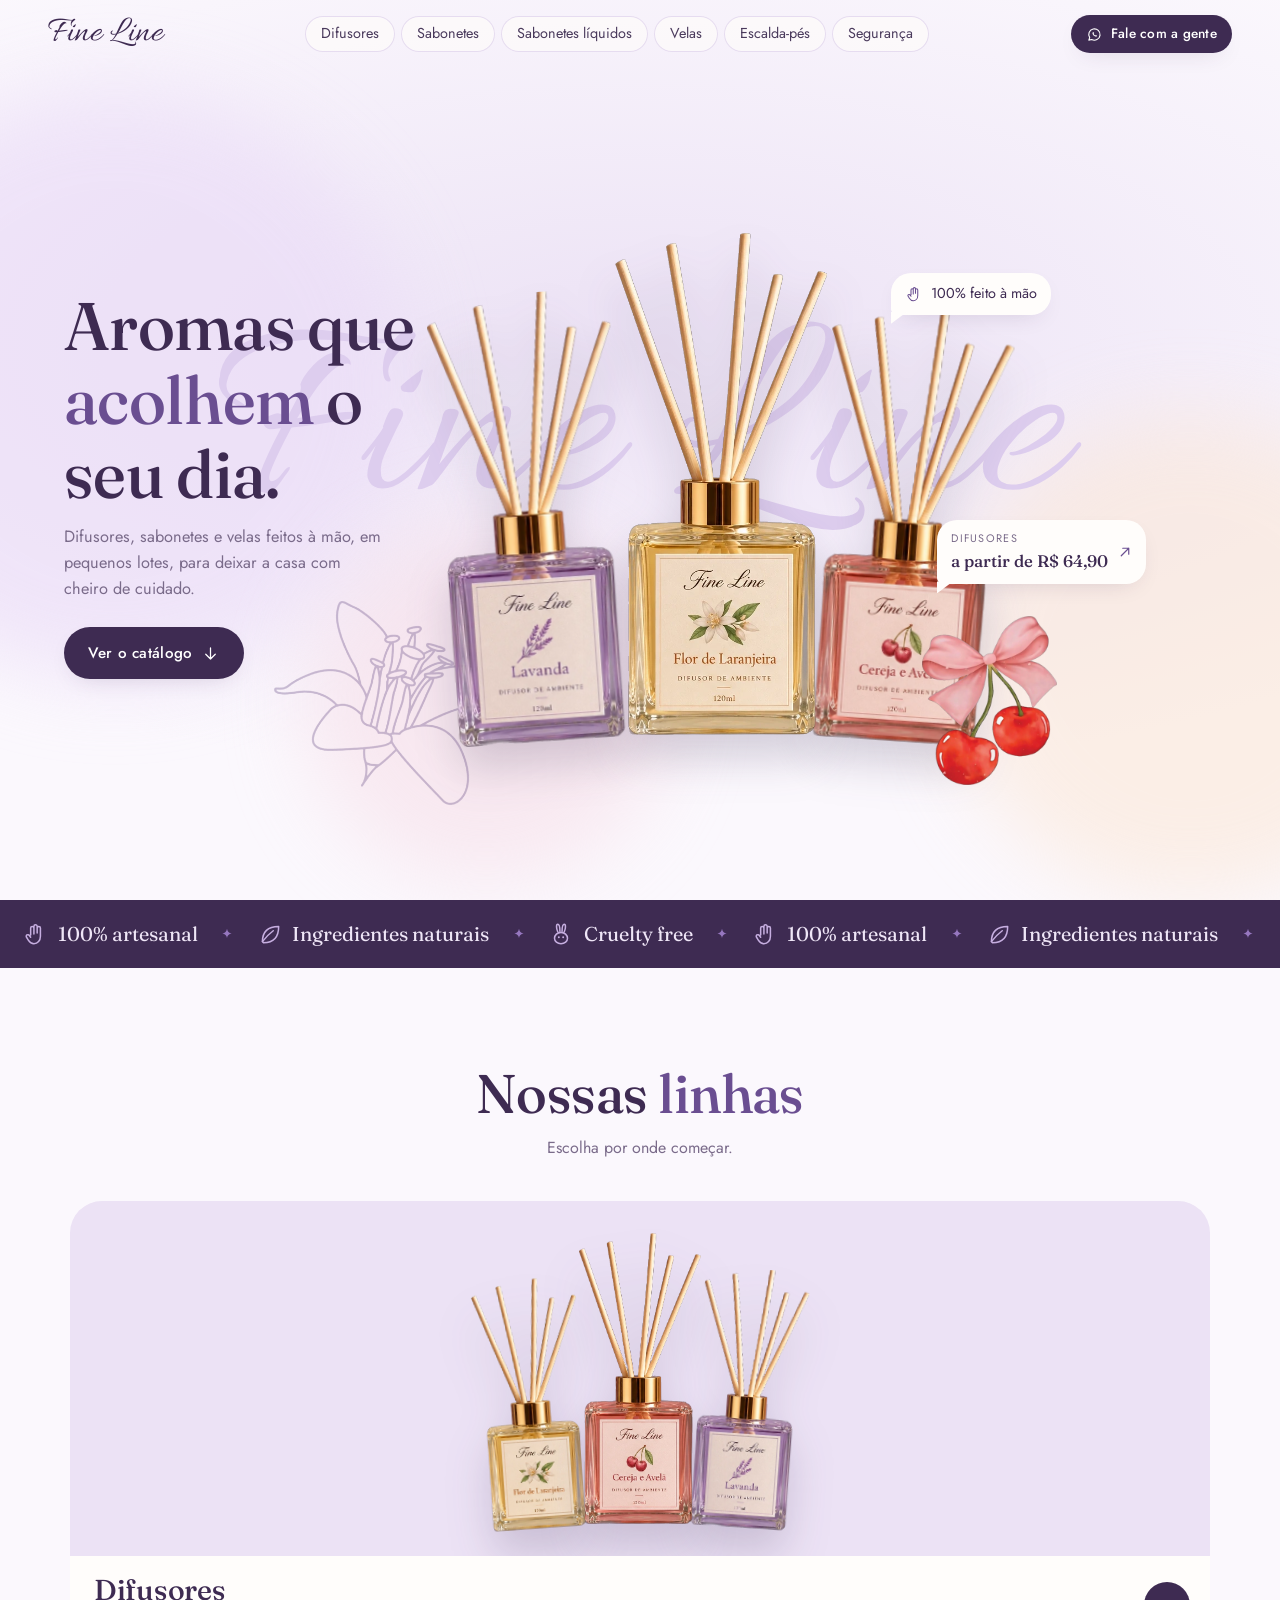
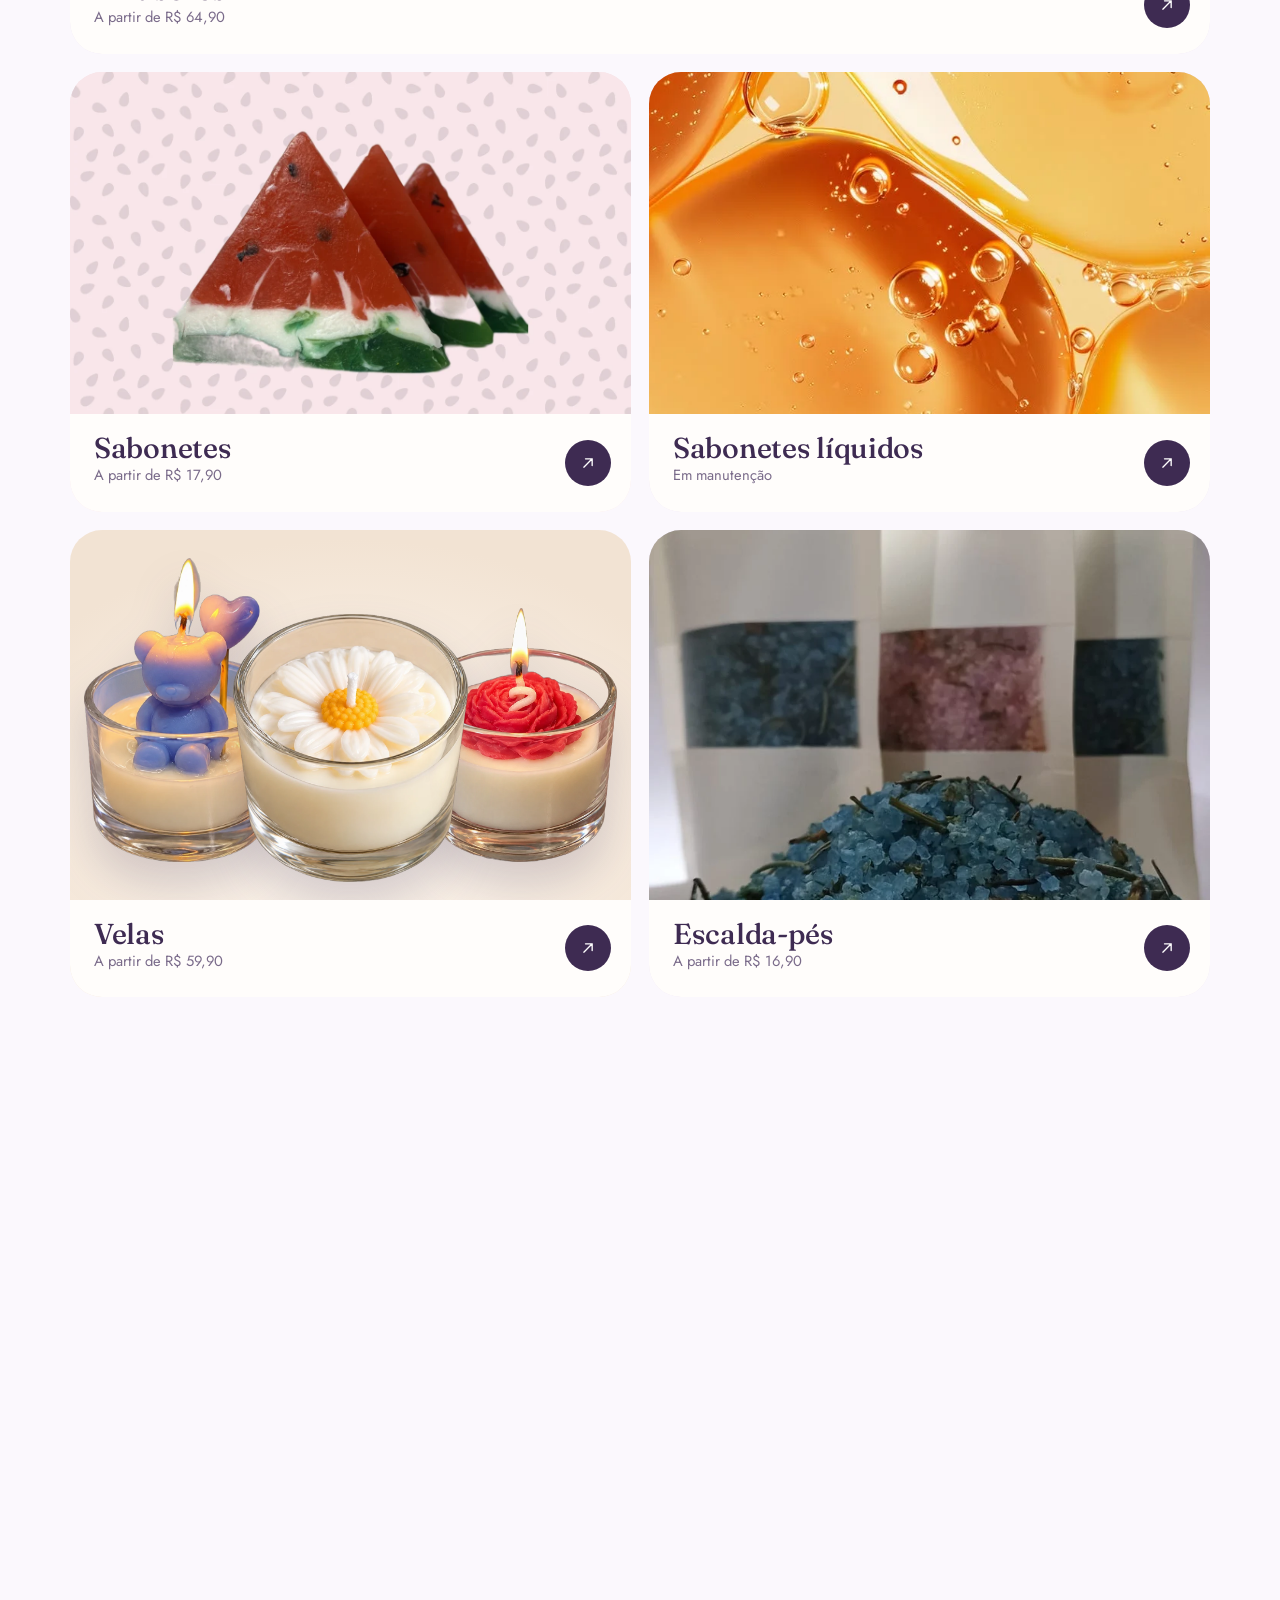
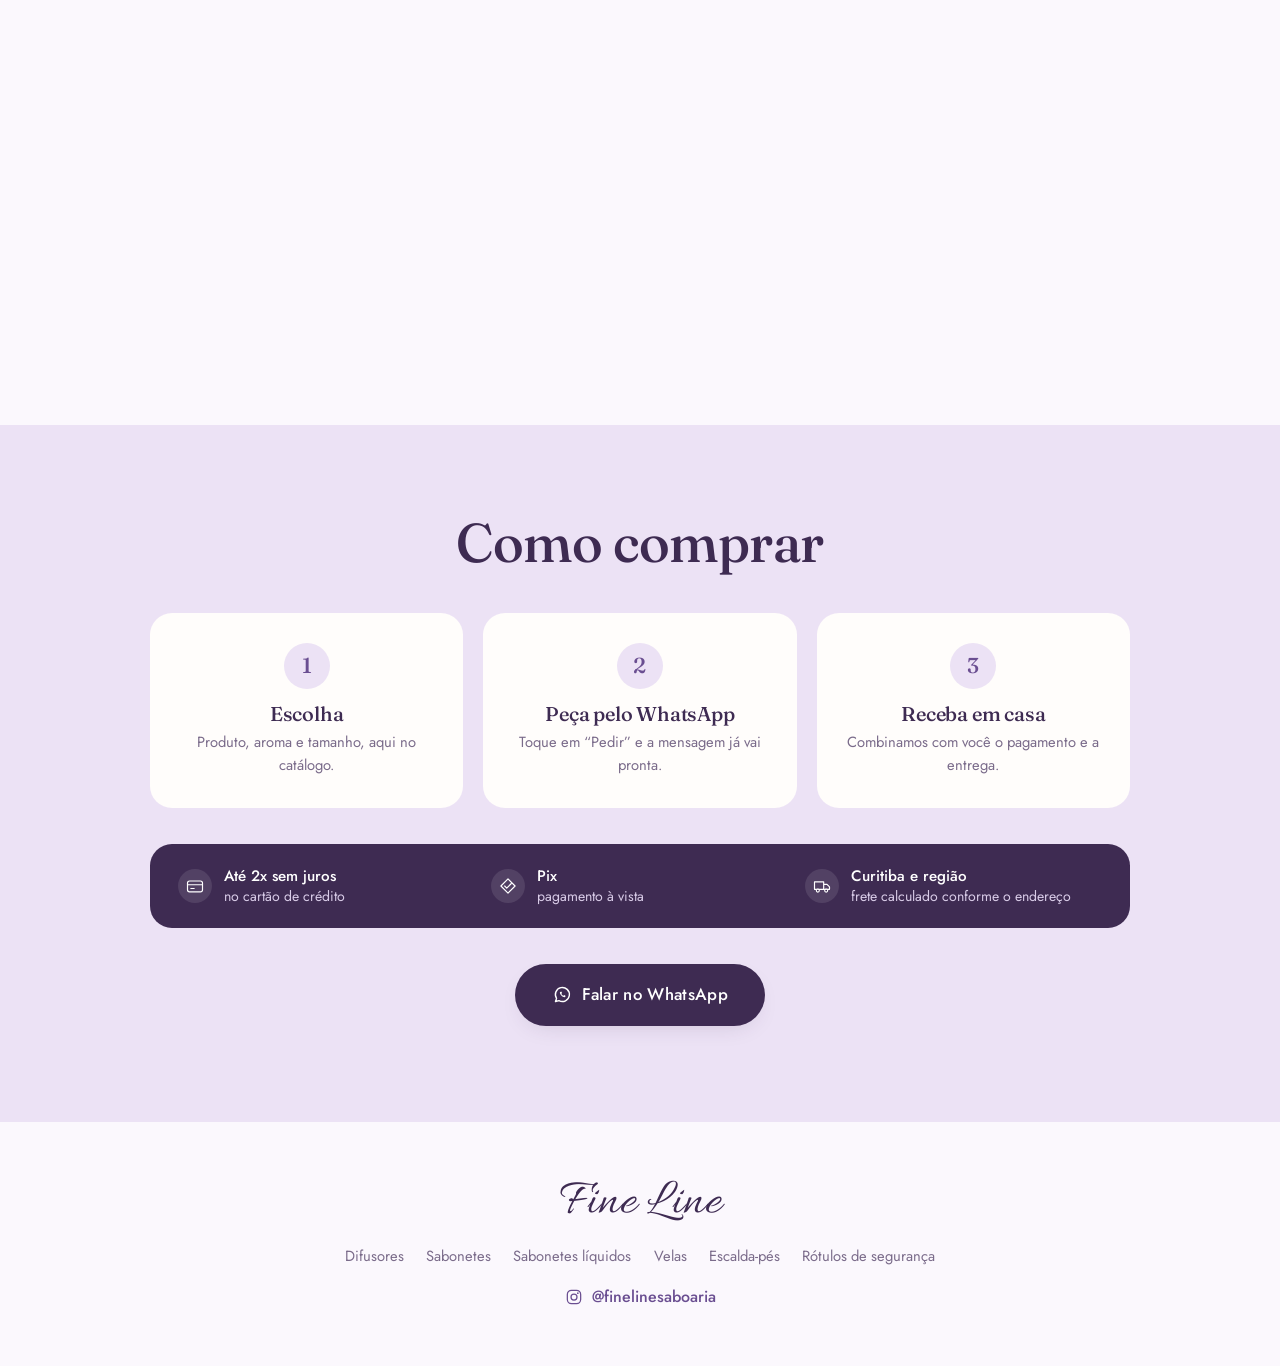
<file: index.html>
<!doctype html>
<html lang="pt-BR">
<head>
  <meta charset="utf-8">
  <meta name="viewport" content="width=device-width, initial-scale=1">
  <title>Fine Line · Catálogo</title>
  <meta name="description" content="Catálogo Fine Line: difusores, sabonetes e velas feitos à mão.">
  <meta name="theme-color" content="#F5EFFA">
  <link rel="preconnect" href="https://fonts.googleapis.com">
  <link rel="preconnect" href="https://fonts.gstatic.com" crossorigin>
  <link href="https://fonts.googleapis.com/css2?family=Allura&family=Fraunces:opsz,wght@9..144,400;9..144,500;9..144,600&family=Jost:wght@300;400;500&display=swap" rel="stylesheet">
  <link rel="stylesheet" href="styles.css">
</head>
<body data-pagina="inicio">

  <svg class="fio" aria-hidden="true"><path id="fio-path" /></svg>

  <main>
    <!-- ABERTURA -->
    <section class="hero" id="inicio">
      <div class="hero__bolhas" aria-hidden="true"><span></span><span></span><span></span></div>
      <p class="hero__palavra" aria-hidden="true" data-parallax="0.18"><span>Fine</span> <span>Line</span></p>

      <div class="hero__palco">
        <div class="trio" data-parallax="-0.05">
          <img src="assets/img/difusor-lavanda.webp" alt="Difusor Fine Line Lavanda" width="367" height="903">
          <img src="assets/img/difusor-laranjeira.webp" alt="Difusor Fine Line Flor de Laranjeira" width="384" height="910">
          <img src="assets/img/difusor-cereja.webp" alt="Difusor Fine Line Cereja e Avelã" width="381" height="908">
        </div>
        <img class="hero__elemento hero__elemento--traco" src="assets/img/elementos/flor-traco-escura.webp" alt="" aria-hidden="true" data-parallax="-0.1">
        <img class="hero__elemento hero__elemento--cereja" src="assets/img/elementos/cereja-laco.webp" alt="" aria-hidden="true" data-parallax="-0.12">

        <div class="hero__etiqueta hero__etiqueta--a">
          <svg class="ico"><use href="#i-mao"/></svg> 100% feito à mão
        </div>
        <a class="hero__etiqueta hero__etiqueta--b" href="categoria.html?c=difusores">
          <span>Difusores</span>
          <strong>a partir de R$ 64,90</strong>
          <svg class="ico"><use href="#i-seta"/></svg>
        </a>
      </div>

      <div class="hero__texto">
        <h1>Aromas que <span class="destaque">acolhem</span> o seu dia.</h1>
        <p class="hero__lead">Difusores, sabonetes e velas feitos à mão, em pequenos lotes, para deixar a casa com cheiro de cuidado.</p>
        <a class="botao" href="#linhas">Ver o catálogo <svg class="ico"><use href="#i-seta-baixo"/></svg></a>
      </div>
    </section>

    <!-- SELOS EM MOVIMENTO -->
    <section class="selos" aria-label="Nossos compromissos" id="selos"></section>

    <!-- LINHAS -->
    <section class="secao" id="linhas">
      <div class="secao__cabeca revelar">
        <h2>Nossas <span class="destaque">linhas</span></h2>
        <p>Escolha por onde começar.</p>
      </div>
      <div class="linhas" id="linhas-grade"></div>
    </section>

    <!-- AROMAS -->
    <section class="secao secao--larga" id="aromas">
      <div class="secao__cabeca revelar">
        <h2>Três aromas <span class="destaque">para a casa</span></h2>
        <p>Cada fragrância tem sua cor, seu clima e seu cantinho preferido.</p>
      </div>
      <div class="aromas" id="aromas-grade"></div>
    </section>

    <!-- COMO COMPRAR -->
    <section class="comprar" id="comprar"></section>
  </main>

  <script src="dados.js"></script>
  <script src="app.js"></script>
</body>
</html>
</file>
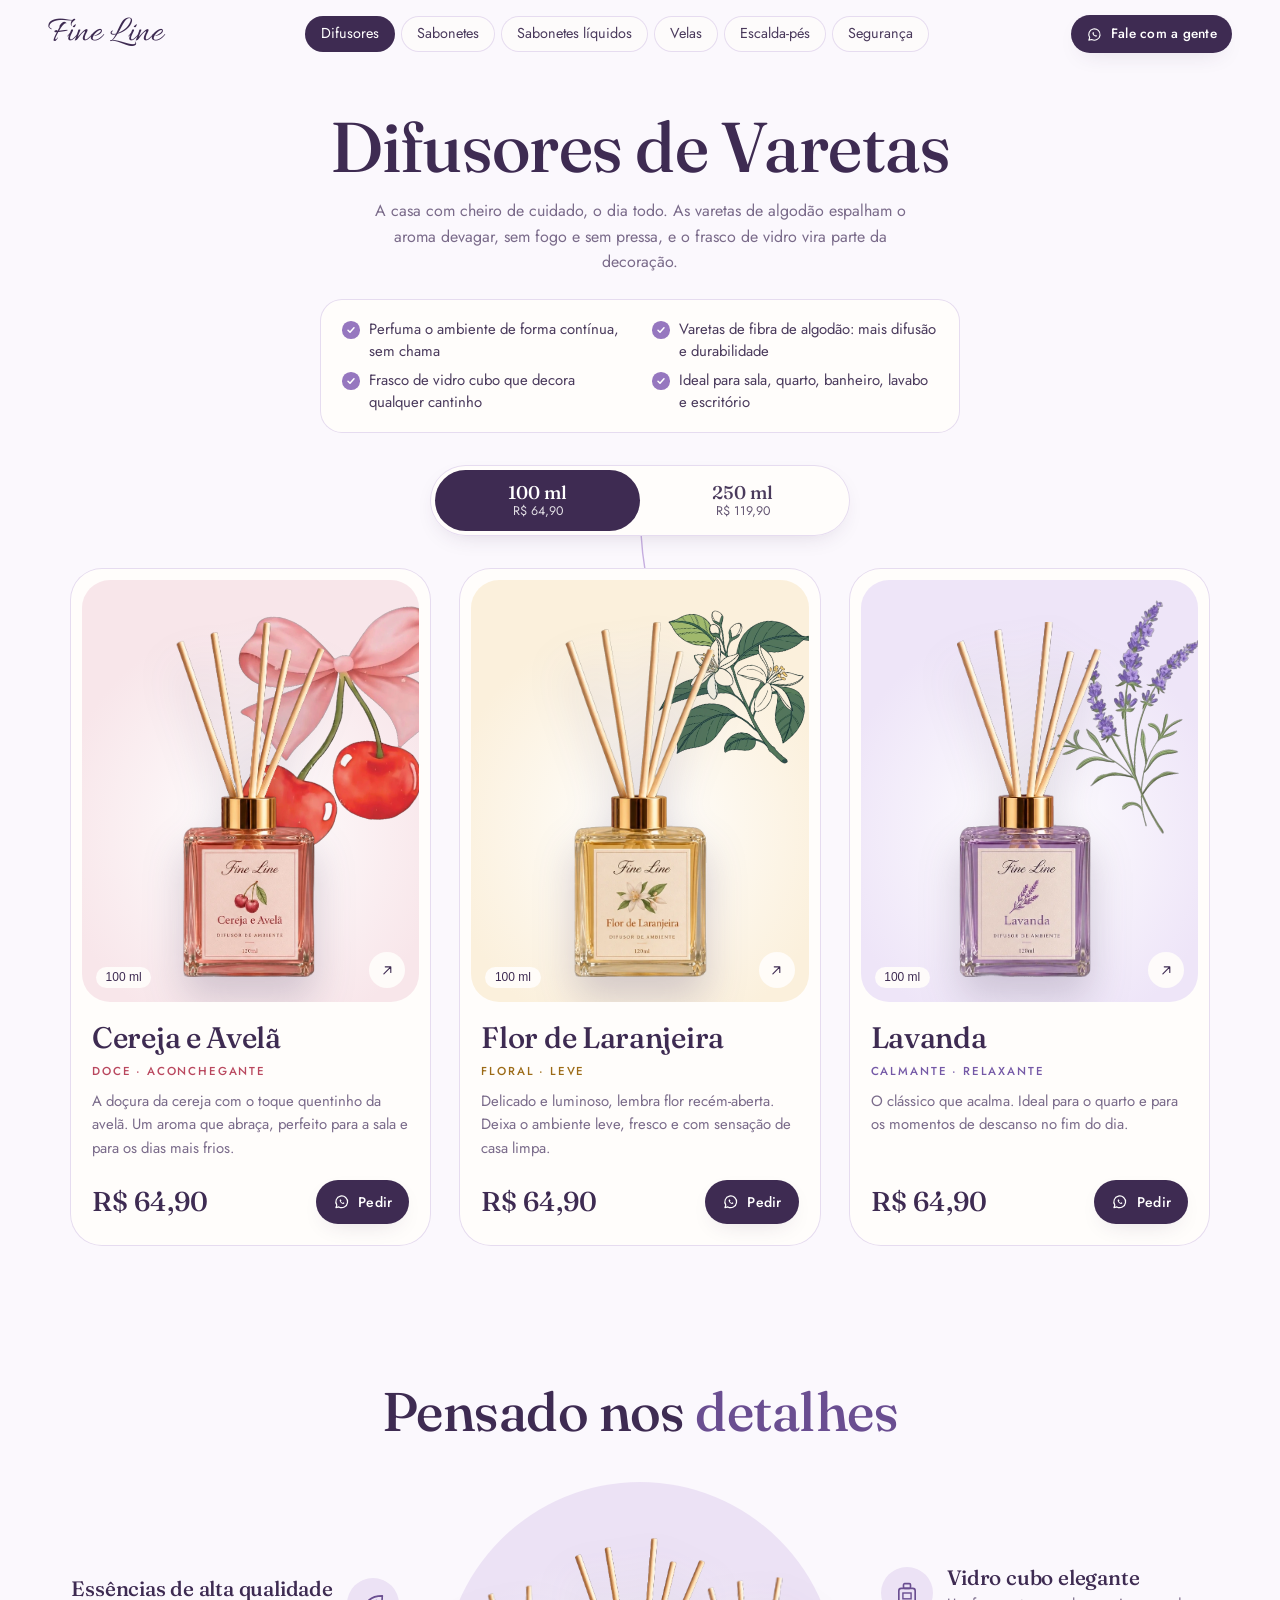
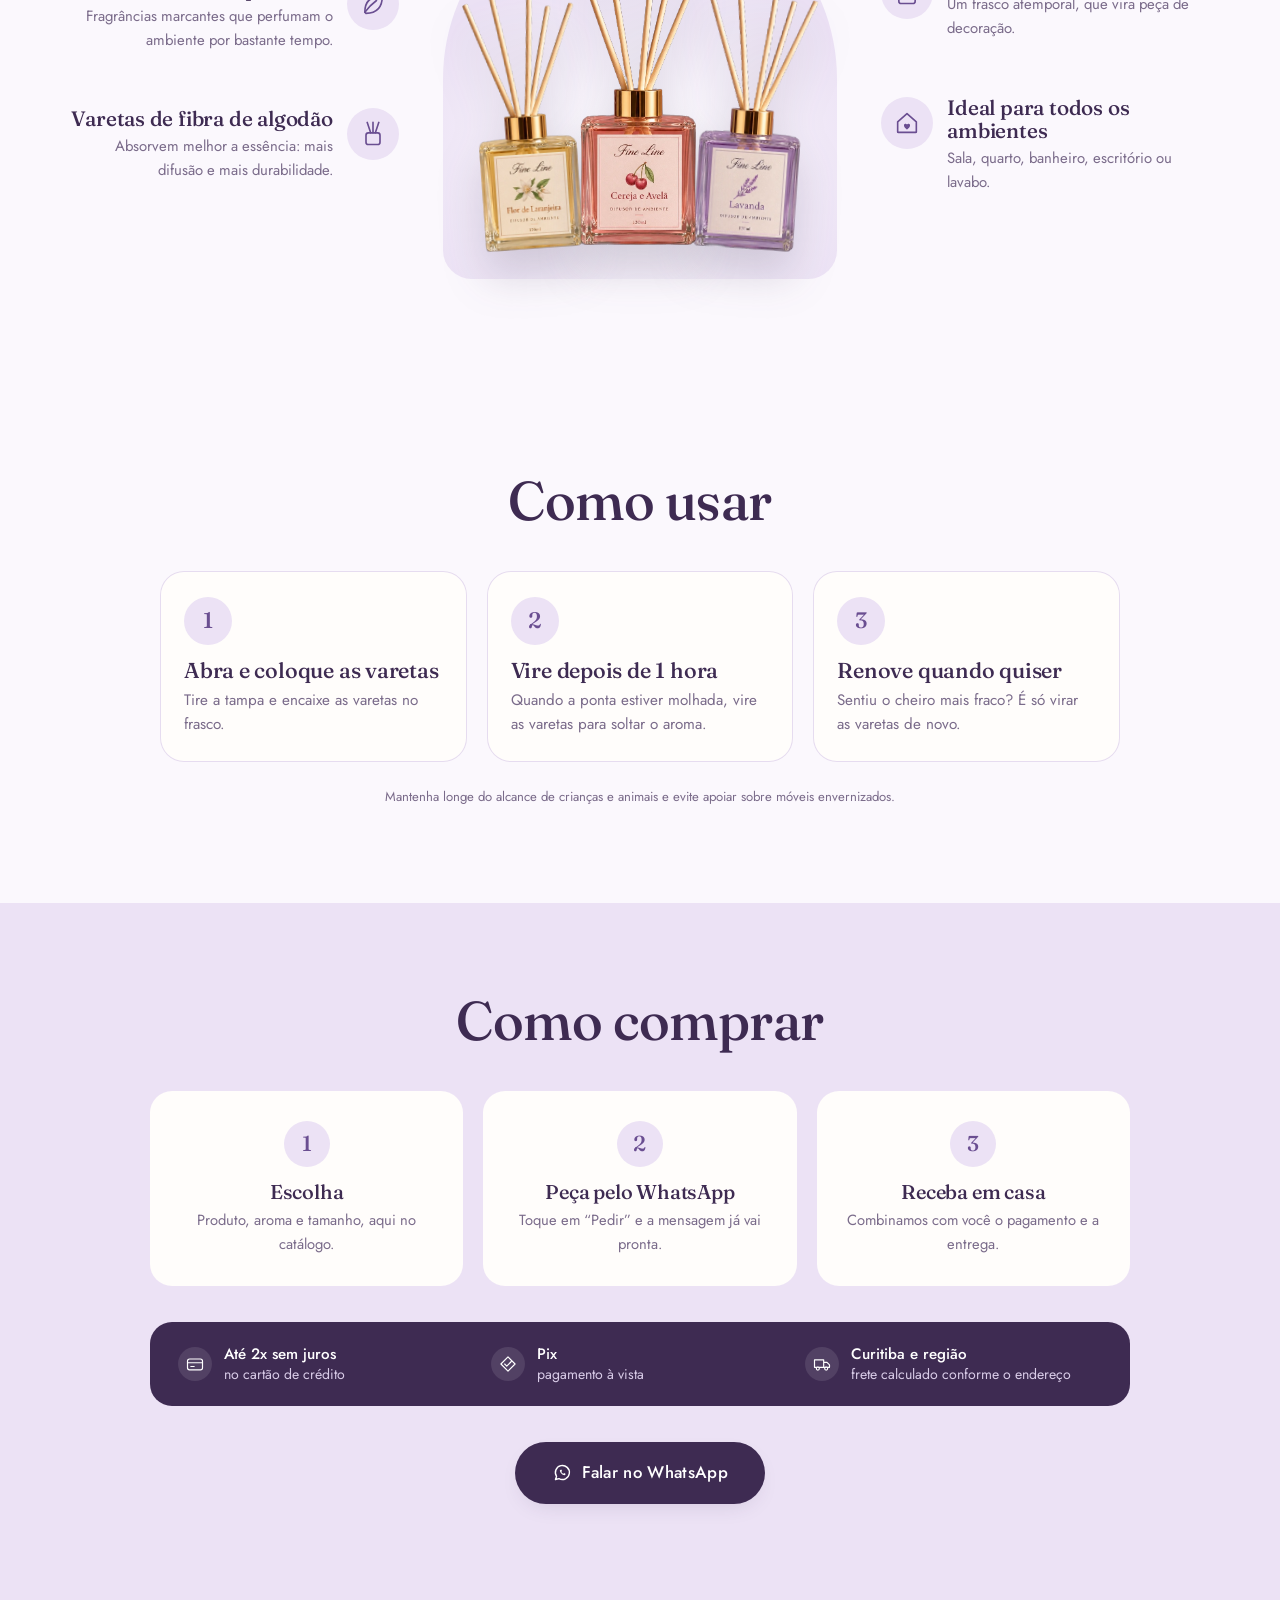
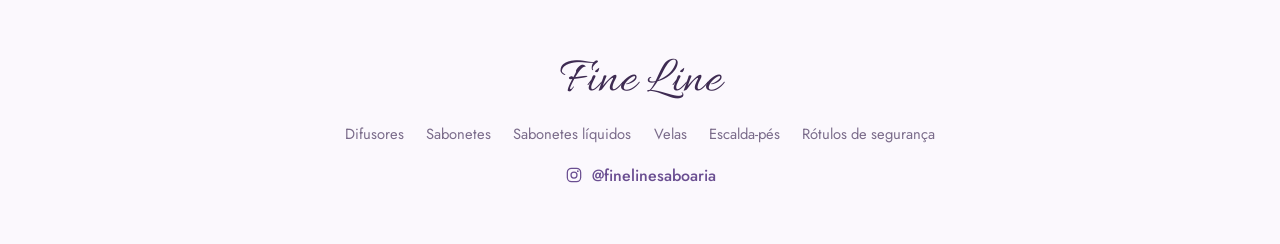
<file: categoria.html>
<!doctype html>
<html lang="pt-BR">
<head>
  <meta charset="utf-8">
  <meta name="viewport" content="width=device-width, initial-scale=1">
  <title>Fine Line · Catálogo</title>
  <meta name="theme-color" content="#F5EFFA">
  <link rel="preconnect" href="https://fonts.googleapis.com">
  <link rel="preconnect" href="https://fonts.gstatic.com" crossorigin>
  <link href="https://fonts.googleapis.com/css2?family=Allura&family=Fraunces:opsz,wght@9..144,400;9..144,500;9..144,600&family=Jost:wght@300;400;500&display=swap" rel="stylesheet">
  <link rel="stylesheet" href="styles.css">
</head>
<body data-pagina="categoria">

  <svg class="fio" aria-hidden="true"><path id="fio-path" /></svg>

  <main>
    <section class="cat-topo">
      <nav class="abas" aria-label="Categorias" id="abas"></nav>
      <h1 id="cat-titulo"></h1>
      <p id="cat-resumo"></p>
      <ul class="beneficios beneficios--topo" id="cat-beneficios" hidden></ul>
      <div class="tamanhos" role="radiogroup" aria-label="Tamanho" id="seletor-tamanho"></div>
    </section>

    <section class="secao secao--produtos">
      <div class="grade-produtos" id="grade-produtos"></div>
    </section>

    <section class="detalhes" id="detalhes" hidden>
      <div class="secao__cabeca revelar">
        <h2>Pensado nos <span class="destaque">detalhes</span></h2>
      </div>
      <div class="detalhes__corpo">
        <ul class="detalhes__lista detalhes__lista--esq"></ul>
        <div class="detalhes__vitrine revelar">
          <div class="trio" id="detalhes-trio"></div>
        </div>
        <ul class="detalhes__lista detalhes__lista--dir"></ul>
      </div>
    </section>

    <section class="secao secao--estreita" id="como-usar" hidden>
      <div class="secao__cabeca revelar">
        <h2>Como usar</h2>
      </div>
      <ol class="passos" id="passos"></ol>
      <p class="aviso revelar" id="aviso"></p>
    </section>

    <section class="comprar" id="comprar"></section>
  </main>

  <script src="dados.js"></script>
  <script src="app.js"></script>
</body>
</html>
</file>
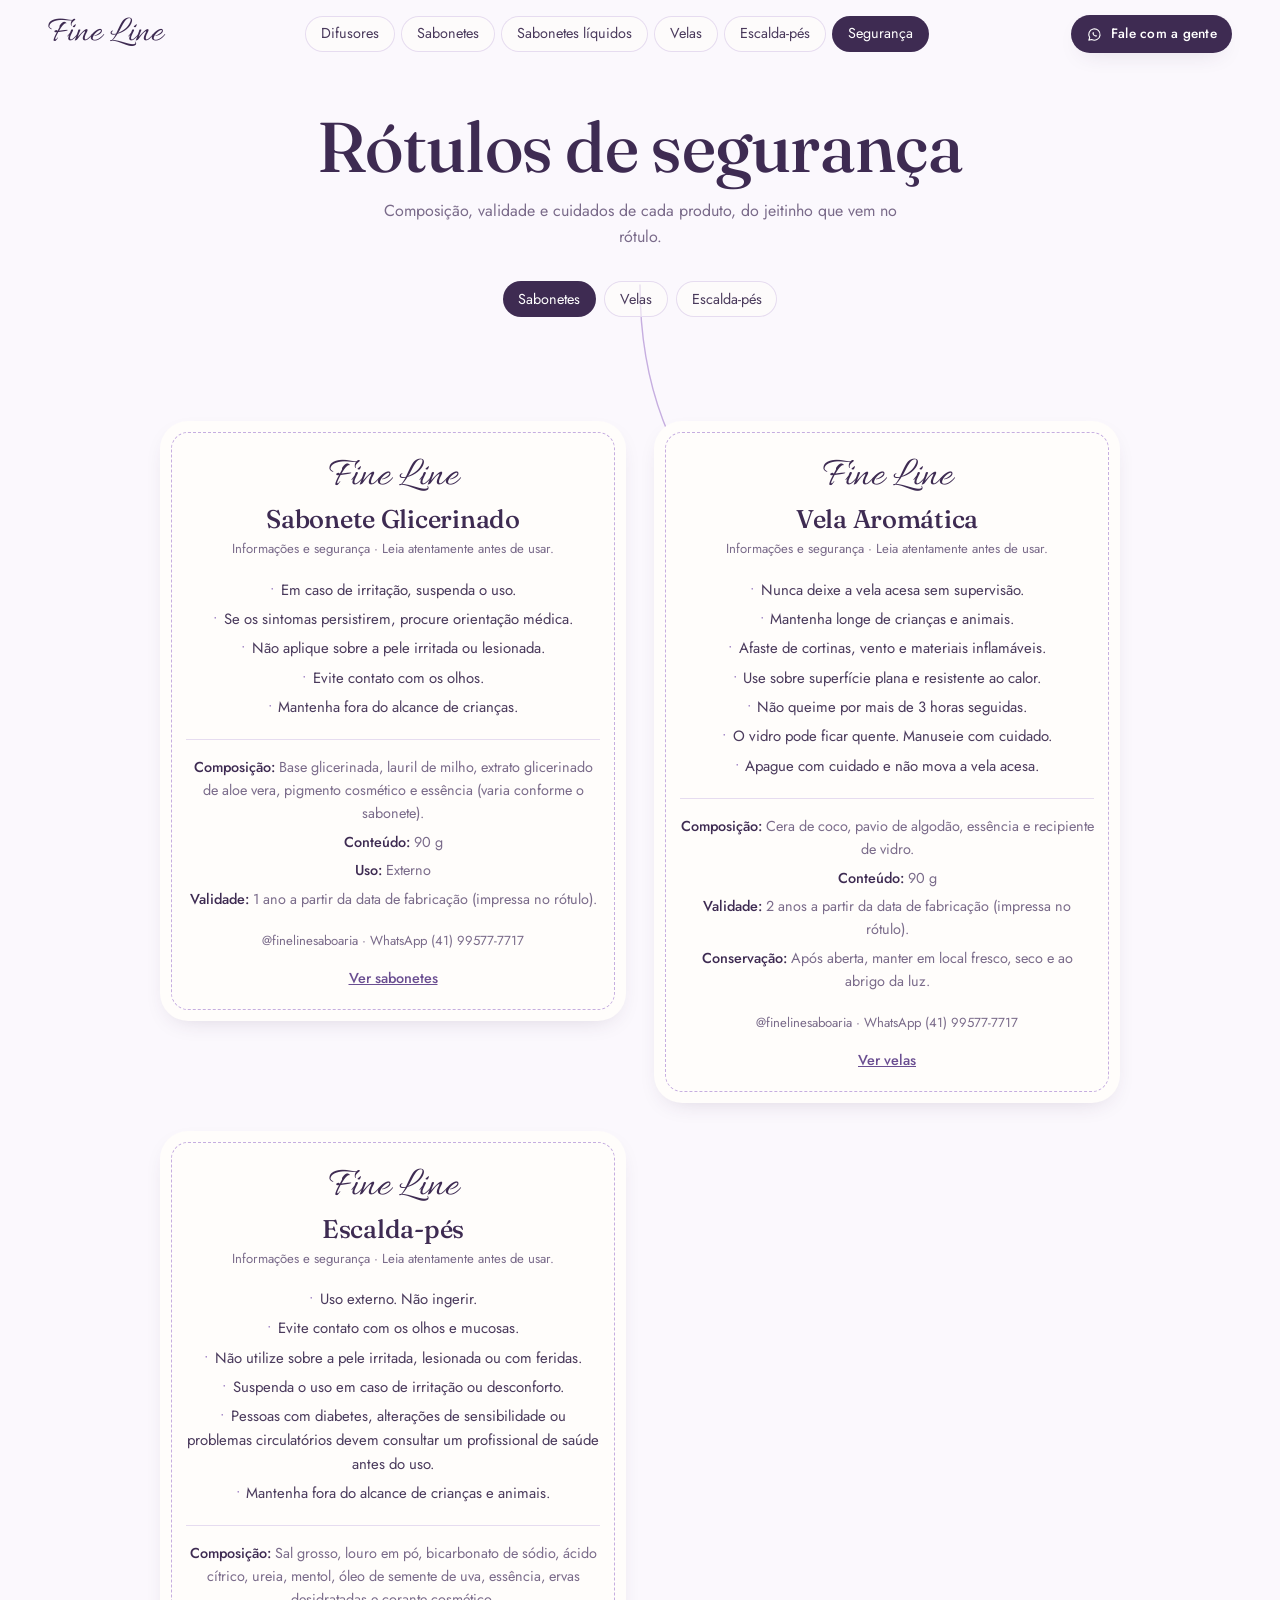
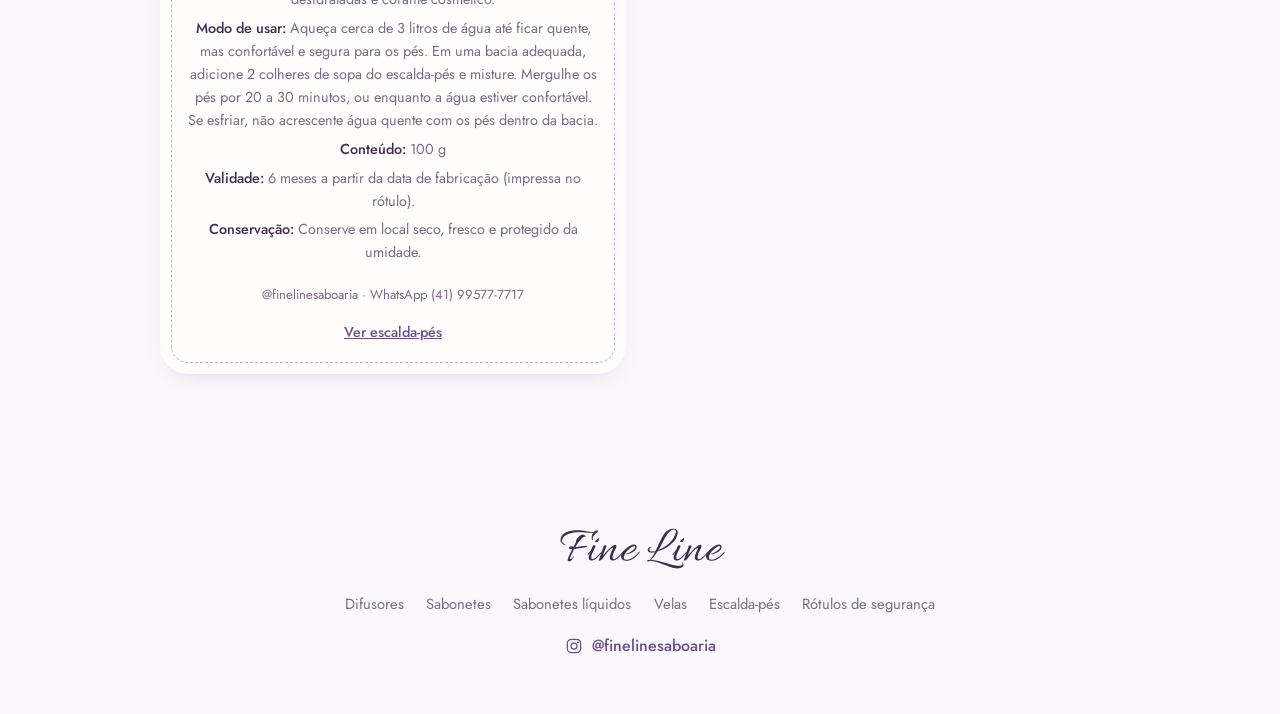
<file: seguranca.html>
<!doctype html>
<html lang="pt-BR">
<head>
  <meta charset="utf-8">
  <meta name="viewport" content="width=device-width, initial-scale=1">
  <title>Rótulos de segurança · Fine Line</title>
  <meta name="theme-color" content="#F5EFFA">
  <link rel="preconnect" href="https://fonts.googleapis.com">
  <link rel="preconnect" href="https://fonts.gstatic.com" crossorigin>
  <link href="https://fonts.googleapis.com/css2?family=Allura&family=Fraunces:opsz,wght@9..144,400;9..144,500;9..144,600&family=Jost:wght@300;400;500&display=swap" rel="stylesheet">
  <link rel="stylesheet" href="styles.css">
</head>
<body data-pagina="seguranca">

  <svg class="fio" aria-hidden="true"><path id="fio-path" /></svg>

  <main>
    <section class="cat-topo">
      <h1>Rótulos de segurança</h1>
      <p>Composição, validade e cuidados de cada produto, do jeitinho que vem no rótulo.</p>
      <nav class="abas abas--sempre" aria-label="Produtos" id="abas"></nav>
    </section>

    <section class="secao secao--estreita">
      <div class="rotulos" id="rotulos"></div>
    </section>
  </main>

  <script src="dados.js"></script>
  <script src="app.js"></script>
</body>
</html>
</file>
<file: styles.css>
/* =========================================================
   Fine Line · Catálogo
   Paleta lilás, intimista. Mobile primeiro.
   ========================================================= */

:root {
  --fundo: #FBF8FD;
  --papel: #FFFDFB;
  --lilas-50: #F5EFFA;
  --lilas-100: #ECE2F5;
  --lilas-200: #DDCDEE;
  --lilas-300: #C6AEE0;
  --lilas-500: #9677BF;
  --lilas-700: #6A4E91;
  --ameixa: #3E2B52;
  --texto: #4A3A5C;
  --texto-suave: #7A6B8A;
  --linha: #E6DCF0;

  --f-script: "Allura", cursive;
  --f-titulo: "Fraunces", Georgia, serif;
  --f-texto: "Jost", system-ui, sans-serif;

  --raio: 24px;
  --sombra: 0 18px 40px -18px rgba(62, 43, 82, .28);
  --sombra-leve: 0 8px 24px -12px rgba(62, 43, 82, .22);
  --transicao: cubic-bezier(.2, .7, .2, 1);
  --topo-altura: 68px;
}

*, *::before, *::after { box-sizing: border-box; }

html { scroll-behavior: smooth; scroll-padding-top: calc(var(--topo-altura) + 12px); }

body {
  margin: 0;
  background: var(--fundo);
  color: var(--texto);
  font-family: var(--f-texto);
  font-size: 1rem;
  line-height: 1.6;
  -webkit-font-smoothing: antialiased;
  overflow-x: hidden;
  position: relative;
}

img { max-width: 100%; display: block; }
a { color: inherit; }
h1, h2, h3 {
  font-family: var(--f-titulo);
  font-optical-sizing: auto;
  color: var(--ameixa);
  font-weight: 500;
  line-height: 1.1;
  letter-spacing: -.01em;
  margin: 0;
}
.destaque { color: var(--lilas-700); }
p { margin: 0; }
[hidden] { display: none !important; }

.ico { width: 1.25em; height: 1.25em; flex: none; }

/* ---------- Botões ---------- */
.botao {
  display: inline-flex; align-items: center; justify-content: center; gap: .55em;
  padding: .9em 1.6em;
  border-radius: 999px;
  background: var(--ameixa);
  color: #fff;
  text-decoration: none;
  font-weight: 500;
  font-size: .95rem;
  letter-spacing: .02em;
  border: 0;
  cursor: pointer;
  transition: transform .3s var(--transicao), background .3s;
  box-shadow: var(--sombra-leve);
}
.botao:hover { background: var(--lilas-700); transform: translateY(-2px); }
.botao:active { transform: translateY(0); }
a:focus-visible, button:focus-visible { outline: 2px solid var(--lilas-500); outline-offset: 3px; }
.botao--pequeno { padding: .6em 1.1em; font-size: .85rem; }
.botao--grande { padding: 1.05em 2.2em; font-size: 1.05rem; }
.botao--largo { width: 100%; padding: 1.05em; font-size: 1rem; }

/* ---------- Linha fina ---------- */
.fio { position: absolute; top: 0; left: 0; width: 100%; pointer-events: none; z-index: 0; overflow: visible; }
.fio path { fill: none; stroke: var(--lilas-200); stroke-width: 1.2; stroke-linecap: round; }
@media (min-width: 720px) { .fio path { stroke: var(--lilas-300); stroke-width: 1.4; } }

main, footer { position: relative; z-index: 1; }

/* ---------- Topo ---------- */
.topo {
  position: fixed; inset: 0 0 auto 0; z-index: 50;
  height: var(--topo-altura);
  display: flex; align-items: center; justify-content: space-between; gap: 1rem;
  padding: 0 clamp(16px, 4vw, 48px);
  transition: background .4s, box-shadow .4s;
}
.topo.rolou {
  background: rgba(251, 248, 253, .84);
  backdrop-filter: blur(14px) saturate(1.3);
  -webkit-backdrop-filter: blur(14px) saturate(1.3);
  box-shadow: 0 1px 0 var(--linha);
}
.marca { text-decoration: none; }
.marca__nome { font-family: var(--f-script); font-size: 2.3rem; color: var(--ameixa); line-height: 1; }

.categorias { display: none; gap: .4rem; }
.chip {
  display: inline-flex; align-items: center;
  padding: .45em 1.1em; border-radius: 999px;
  text-decoration: none; font-size: .9rem; color: var(--texto);
  box-shadow: inset 0 0 0 1px var(--linha);
  background: rgba(255, 253, 251, .6);
  white-space: nowrap;
  transition: background .3s, box-shadow .3s;
}
.chip:hover { background: var(--lilas-50); }
.chip--ativo { background: var(--ameixa); color: #fff; box-shadow: none; }
.chip--ativo:hover { background: var(--lilas-700); }

.topo .botao--pequeno span { display: none; }
.topo .botao--pequeno { padding: .65em; }

@media (min-width: 1100px) { .categorias { display: flex; } }
@media (min-width: 720px) {
  .topo .botao--pequeno span { display: inline; }
  .topo .botao--pequeno { padding: .6em 1.1em; }
}

/* ---------- Trio de difusores ---------- */
.trio { display: flex; align-items: flex-end; justify-content: center; }
.trio img { width: 31%; height: auto; filter: drop-shadow(0 24px 22px rgba(62, 43, 82, .2)); }
.trio img:nth-child(2) { width: 36%; margin: 0 -4%; position: relative; z-index: 2; }
.trio img:nth-child(1) { transform: rotate(-4deg); transform-origin: bottom right; }
.trio img:nth-child(3) { transform: rotate(4deg); transform-origin: bottom left; }

/* ---------- Abertura ---------- */
.hero {
  position: relative;
  min-height: 100svh;
  padding: calc(var(--topo-altura) + 8px) 20px 56px;
  display: flex; flex-direction: column; align-items: center;
  overflow: hidden;
  background:
    radial-gradient(120% 70% at 50% 38%, var(--lilas-100) 0%, rgba(236, 226, 245, 0) 70%),
    var(--fundo);
}
.hero__bolhas span {
  position: absolute; border-radius: 50%; filter: blur(40px); opacity: .55;
  animation: flutuar 14s ease-in-out infinite;
}
.hero__bolhas span:nth-child(1) { width: 46vw; height: 46vw; background: #E9D9F7; top: 10%; left: -14vw; }
.hero__bolhas span:nth-child(2) { width: 38vw; height: 38vw; background: #FBE6D4; top: 46%; right: -12vw; animation-delay: -5s; }
.hero__bolhas span:nth-child(3) { width: 28vw; height: 28vw; background: #F6DCE6; bottom: 2%; left: 24%; animation-delay: -9s; }
@keyframes flutuar { 50% { transform: translate(3vw, -3vh) scale(1.06); } }

.hero__palavra {
  position: absolute; left: 50%; top: calc(var(--topo-altura) + 2svh);
  transform: translateX(-50%);
  font-family: var(--f-script);
  font-size: 44vw;
  line-height: .74;
  color: var(--lilas-200);
  text-align: center;
  white-space: nowrap;
  user-select: none;
  z-index: 0;
  animation: surgir 1.4s var(--transicao) both;
}
.hero__palavra span { display: block; }
.hero__palavra span:last-child { margin-left: 18vw; }

.hero__palco { position: relative; z-index: 2; width: min(94vw, 460px); margin-top: 4svh; }
.hero__palco .trio { animation: subir 1.3s .15s var(--transicao) both; }

.hero__elemento { position: absolute; pointer-events: none; animation: balancar 9s ease-in-out infinite; }
.hero__palco .trio { position: relative; z-index: 1; }
.hero__elemento--traco { width: 40%; bottom: -14%; left: -26%; z-index: 0; opacity: .28; animation-delay: -3s; }
.hero__elemento--cereja { width: 23%; bottom: -10%; right: -7%; z-index: 3; animation-delay: -6s; }
@keyframes balancar { 50% { rotate: 4deg; } }
@keyframes surgir { from { opacity: 0; letter-spacing: .08em; } }
@keyframes subir { from { opacity: 0; transform: translateY(40px) scale(.96); } }

.hero__etiqueta {
  position: absolute; z-index: 4;
  display: flex; align-items: center; gap: .5em;
  background: var(--papel);
  border-radius: 20px 20px 20px 6px;
  padding: .65em 1em;
  font-size: .8rem;
  color: var(--ameixa);
  box-shadow: var(--sombra-leve);
  text-decoration: none;
  white-space: nowrap;
  transform-origin: bottom left;
  animation: balao .7s cubic-bezier(.3, 1.6, .5, 1) both;
}
/* rabinho de balão de conversa */
.hero__etiqueta::after {
  content: ""; position: absolute; left: 0; bottom: -9px;
  width: 16px; height: 12px;
  background: var(--papel);
  clip-path: polygon(0 0, 100% 0, 0 100%);
}
@keyframes balao { from { opacity: 0; transform: translateY(10px) scale(.6); } }
.hero__etiqueta .ico { color: var(--lilas-700); }
.hero__etiqueta--a { top: 6%; right: -2%; animation-delay: .6s; }
.hero__etiqueta--b {
  display: none;
  bottom: 40%; left: -3%; animation-delay: .8s;
  flex-direction: column; align-items: flex-start; gap: 0; padding: .7em 2.6em .7em 1em;
}
.hero__etiqueta--b span { font-size: .68rem; text-transform: uppercase; letter-spacing: .12em; color: var(--texto-suave); }
.hero__etiqueta--b strong { font-family: var(--f-titulo); font-size: 1.05rem; font-weight: 500; }
.hero__etiqueta--b .ico { position: absolute; right: .8em; top: 50%; translate: 0 -50%; transition: transform .3s; }
.hero__etiqueta--b:hover .ico { transform: translate(2px, -2px); }

.hero__texto { position: relative; z-index: 2; text-align: center; max-width: 34rem; margin-top: 2.2rem; animation: subir 1s .4s var(--transicao) both; }
.hero h1 { font-size: clamp(2.3rem, 9vw, 4.2rem); margin-bottom: .8rem; }
.hero__lead { color: var(--texto-suave); font-size: 1.02rem; margin: 0 auto 1.6rem; max-width: 32ch; }

@media (min-width: 960px) {
  .hero {
    display: grid; grid-template-columns: 1fr auto .55fr; align-items: center;
    padding: var(--topo-altura) clamp(24px, 5vw, 80px) 0;
  }
  .hero__palavra { top: 50%; transform: translate(-50%, -54%); font-size: 21vw; line-height: 1; }
  .hero__palavra span { display: inline; }
  .hero__palavra span:last-child { margin-left: 0; }
  .hero__palco { grid-column: 2; grid-row: 1; margin: 0; width: min(46vw, 640px, 92svh); }
  .hero__texto { grid-column: 1; grid-row: 1; text-align: left; align-self: center; margin: 0; }
  .hero__lead { margin-left: 0; }
  .hero__etiqueta { font-size: .9rem; }
  .hero__etiqueta--a { top: 8%; right: -6%; }
  .hero__etiqueta--b { display: flex; left: auto; right: -22%; bottom: 30%; }
}

/* ---------- Selos em movimento ---------- */
.selos { background: var(--ameixa); color: #EFE6F7; overflow: hidden; padding: 18px 0; }
.selos__trilho { display: flex; width: max-content; animation: deslizar 110s linear infinite; }
.selos:hover .selos__trilho { animation-play-state: paused; }
.selos ul { list-style: none; margin: 0; padding: 0; display: flex; align-items: center; }
.selos li {
  display: flex; align-items: center; gap: .6rem;
  padding: 0 1.4rem;
  font-family: var(--f-titulo); font-size: 1.25rem; white-space: nowrap;
}
.selos li .ico { width: 26px; height: 26px; color: var(--lilas-300); }
.selos__brilho { padding: 0 !important; }
.selos__brilho .ico { width: 14px !important; height: 14px !important; color: var(--lilas-500) !important; }
@keyframes deslizar { to { transform: translateX(-50%); } }

/* ---------- Seções ---------- */
.secao { padding: 96px 20px; max-width: 1180px; margin: 0 auto; }
.secao--larga { max-width: 1280px; }
.secao--estreita { max-width: 1000px; }
.secao__cabeca { text-align: center; max-width: 36rem; margin: 0 auto 40px; }
.secao__cabeca h2 { font-size: clamp(2.2rem, 7vw, 3.4rem); margin-bottom: .7rem; }
.secao__cabeca p { color: var(--texto-suave); }

/* ---------- Linhas (categorias na home) ---------- */
.linhas { display: grid; gap: 18px; }
.linha {
  position: relative; overflow: hidden;
  display: grid; grid-template-rows: 1fr auto;
  min-height: 360px;
  border-radius: 32px;
  text-decoration: none;
  background: var(--lilas-100);
  transition: transform .5s var(--transicao), box-shadow .5s;
}
.linha:hover { transform: translateY(-6px); box-shadow: var(--sombra); }
.linha__visual { position: relative; display: flex; align-items: flex-end; justify-content: center; padding: 28px 24px 0; overflow: hidden; }
.linha__visual .trio { width: min(100%, 300px); }
/* difusores inteiros, sem encostar na borda de baixo */
.linha--difusores .linha__visual { align-items: center; padding: 32px 24px; }
.linha--difusores .trio { width: min(100%, 340px); }
.linha__capa { position: absolute; inset: 0; width: 100%; height: 100%; object-fit: cover; transition: transform 1.2s var(--transicao); }
.linha:hover .linha__capa { transform: scale(1.05); }
.linha__ilustracao { width: 58%; margin: auto; align-self: center; transition: transform 1s var(--transicao); }
.linha:hover .linha__ilustracao { transform: rotate(-6deg) scale(1.05); }
.linha__texto { position: relative; padding: 18px 24px 24px; background: var(--papel); }
.linha__texto h3 { font-size: 1.8rem; }
.linha__texto p { color: var(--texto-suave); font-size: .92rem; }
.linha__seta {
  position: absolute; right: 20px; bottom: 26px; z-index: 2;
  width: 46px; height: 46px; border-radius: 50%;
  display: grid; place-items: center;
  background: var(--ameixa); color: #fff;
  transition: transform .4s var(--transicao);
}
.linha:hover .linha__seta { transform: rotate(45deg); }
.linha--sabonetes { background: #F8E6EA; }
.linha--escalda-pes .linha__capa { object-position: center 72%; }
.linha--velas { background: radial-gradient(70% 60% at 50% 62%, #FFF9F2 0%, #F2E3D3 100%); }
.linha__visual .trio--largo { width: 100%; align-self: center; margin-bottom: 18px; }
.trio--largo img { width: 38%; transform: none !important; }
.trio--largo img:nth-child(2) { width: 46%; margin: 0 -9%; }
.trio--largo img:nth-child(1), .trio--largo img:nth-child(3) { margin-bottom: 4%; }
.linha--velas .linha__ilustracao { filter: brightness(1.6); }
@media (min-width: 640px) {
  .linhas { grid-template-columns: 1fr 1fr; }
  .linha { min-height: 440px; }
  .linha:first-child { grid-column: span 2; }
}

/* ---------- Vitrine: elemento atrás, produto na frente ---------- */
.vitrine {
  position: relative; overflow: hidden;
  aspect-ratio: 4 / 5;
  border-radius: 28px;
  background: radial-gradient(80% 70% at 50% 60%, #fff 0%, var(--tom-suave, var(--lilas-50)) 72%);
  display: block;
}
.vitrine__elemento {
  position: absolute; width: 62%; top: 4%; right: -6%;
  opacity: .95; transform: rotate(8deg);
  transition: transform 1s var(--transicao);
}
.vitrine__produto {
  position: absolute; left: 50%; bottom: 6%;
  height: 84%; width: auto; max-width: none;
  transform: translateX(-50%);
  filter: drop-shadow(0 22px 20px rgba(62, 43, 82, .22));
  transition: transform .8s var(--transicao);
}

.vitrine--solida { background: var(--tom-suave); }
/* padrão de fundo (ex.: sementes de melancia) */
.vitrine--padrao::before {
  content: ""; position: absolute; inset: 0;
  background: var(--padrao) center / var(--padrao-tam, 160px) repeat;
  opacity: .1;
}
.vitrine[data-id="acqua"]::before { opacity: .35; background-repeat: no-repeat; }
.vitrine[data-id="maracuja"] .vitrine__elemento { width: 36%; top: 6%; right: 6%; opacity: .45; }
.trio img:only-child { width: 56%; transform: none; }

/* ---------- Benefícios ---------- */
.beneficios { list-style: none; padding: 0; margin: 0 0 1.4rem; display: grid; gap: .5rem; }
.beneficios li { position: relative; padding-left: 1.7rem; font-size: .93rem; color: var(--texto); line-height: 1.45; }
.beneficios li::before {
  content: ""; position: absolute; left: 0; top: .15em;
  width: 1.1rem; height: 1.1rem; border-radius: 50%;
  background: var(--tom, var(--lilas-500)) url("data:image/svg+xml,%3Csvg xmlns='http://www.w3.org/2000/svg' viewBox='0 0 24 24'%3E%3Cpath d='M6 12.5l4 4 8-9' fill='none' stroke='white' stroke-width='3' stroke-linecap='round' stroke-linejoin='round'/%3E%3C/svg%3E") center / 70% no-repeat;
}
.beneficios--topo {
  max-width: 640px; margin: -8px auto 32px; text-align: left;
  grid-template-columns: 1fr; background: var(--papel); padding: 20px 22px; border-radius: 22px;
  box-shadow: inset 0 0 0 1px var(--linha);
}
@media (min-width: 720px) { .beneficios--topo { grid-template-columns: 1fr 1fr; column-gap: 24px; } }

/* ---------- Vaporzinho (modo de usar) ---------- */
.vapor { position: relative; width: 120px; height: 110px; margin: 0 auto 18px; }
.vapor svg { position: absolute; bottom: 0; left: 0; width: 120px; }
.vapor span {
  position: absolute; bottom: 34px; width: 14px; height: 46px;
  border-left: 2.5px solid var(--lilas-300); border-radius: 50%;
  opacity: 0; animation: vapor 3.2s ease-in-out infinite;
}
.vapor span:nth-child(1) { left: 38px; }
.vapor span:nth-child(2) { left: 56px; animation-delay: 1s; height: 56px; }
.vapor span:nth-child(3) { left: 74px; animation-delay: 2s; }
@keyframes vapor {
  0% { opacity: 0; transform: translateY(10px) scaleY(.6); }
  30% { opacity: .9; }
  100% { opacity: 0; transform: translateY(-28px) scaleY(1.1) skewX(-12deg); }
}

/* ---------- Categoria com um produto só ---------- */
.grade-produtos:has(> .produto:only-child) { grid-template-columns: 1fr; max-width: 960px; margin: 0 auto; }
@media (min-width: 760px) {
  .produto:only-child { flex-direction: row; gap: 28px; padding: 14px; }
  .produto:only-child .produto__vitrine { width: 48%; flex: none; }
  .produto:only-child .produto__corpo { padding: 28px 18px 18px 0; justify-content: center; }
  .produto:only-child .produto__nome { font-size: 2.4rem; }
  .produto:only-child .produto__rodape { margin-top: 1rem; }
}

.vitrine[data-id="laranjeira"] .vitrine__elemento { width: 44%; top: 8%; right: 0; }
.vitrine[data-id="lavanda"] .vitrine__elemento { width: 40%; top: 4%; right: 2%; }
.vitrine--larga .vitrine__produto { height: 58%; width: auto; max-width: 82%; object-fit: contain; bottom: 12%; }
.ficha__vitrine.vitrine--larga .vitrine__produto { width: auto; height: 76%; max-width: 86%; object-fit: contain; bottom: 10%; }
.produto:hover .vitrine--larga .vitrine__produto { transform: translateX(-50%) translateY(-8px) rotate(-2deg); }

/* ---------- Opções (ex.: aroma da vela) ---------- */
.opcoes { display: flex; flex-wrap: wrap; gap: 8px; margin-bottom: 20px; }
.opcoes button {
  border: 0; cursor: pointer; font: inherit; font-size: .9rem;
  padding: .6em 1.1em; border-radius: 999px;
  background: var(--papel); color: var(--texto);
  box-shadow: inset 0 0 0 1px var(--linha);
  transition: background .3s, color .3s;
}
.opcoes button:hover { background: var(--lilas-50); }
.opcoes button[aria-checked="true"] { background: var(--ameixa); color: #fff; box-shadow: none; }

/* ---------- Aromas (home) ---------- */
.aromas {
  display: grid; grid-auto-flow: column; grid-auto-columns: 78%;
  gap: 16px; overflow-x: auto; scroll-snap-type: x mandatory;
  margin: 0 -20px; padding: 6px 20px 18px;
  scrollbar-width: none;
}
.aromas::-webkit-scrollbar { display: none; }
.aroma { scroll-snap-align: center; text-decoration: none; display: block; }
.aroma h3 { font-size: 1.7rem; margin-top: 18px; }
.aroma__notas { font-size: .74rem; text-transform: uppercase; letter-spacing: .16em; color: var(--tom); font-weight: 500; margin: .3rem 0 .6rem; }
.aroma__link { display: inline-flex; align-items: center; gap: .35em; font-weight: 500; color: var(--ameixa); font-size: .92rem; border-bottom: 1px solid currentColor; padding-bottom: 2px; }
.aroma:hover .vitrine__produto { transform: translateX(-50%) translateY(-10px); }
.aroma:hover .vitrine__elemento { transform: rotate(-2deg) scale(1.06); }
@media (min-width: 860px) {
  .aromas { grid-auto-flow: row; grid-template-columns: repeat(3, 1fr); grid-auto-columns: auto; overflow: visible; margin: 0; padding: 0; gap: 28px; }
}

/* ---------- Página de categoria ---------- */
.cat-topo {
  padding: calc(var(--topo-altura) + 40px) 20px 8px;
  text-align: center;
  max-width: 760px; margin: 0 auto;
}
.abas { display: flex; gap: 8px; justify-content: center; margin-bottom: 28px; overflow-x: auto; scrollbar-width: none; }
.abas::-webkit-scrollbar { display: none; }
@media (min-width: 1100px) { .abas:not(.abas--sempre) { display: none; } }
.abas--sempre { margin: 0; }
.cat-topo h1 { font-size: clamp(2.5rem, 9vw, 4.4rem); margin-bottom: .8rem; }
.cat-topo > p { color: var(--texto-suave); max-width: 34rem; margin: 0 auto 32px; }
.secao--produtos { padding-top: 24px; }

.vazio { text-align: center; max-width: 30rem; margin: 0 auto; }
.vazio img { width: 180px; margin: 0 auto 10px; }
.vazio h2 { font-size: 2rem; margin-bottom: .6rem; }
.vazio p { color: var(--texto-suave); margin-bottom: 1.6rem; }

/* ---------- Seletor de tamanho ---------- */
.tamanhos {
  position: relative;
  display: grid; grid-template-columns: 1fr 1fr;
  width: min(100%, 420px); margin: 0 auto;
  padding: 5px; border-radius: 999px;
  background: var(--papel);
  box-shadow: inset 0 0 0 1px var(--linha), var(--sombra-leve);
}
.tamanhos::before {
  content: ""; position: absolute; top: 5px; bottom: 5px; left: 5px;
  width: calc(50% - 5px); border-radius: 999px;
  background: var(--ameixa);
  transition: transform .45s var(--transicao);
}
.tamanhos[data-ativo="1"]::before { transform: translateX(100%); }
.tamanhos button {
  position: relative; z-index: 1;
  border: 0; background: none; cursor: pointer;
  padding: .7em .5em; border-radius: 999px;
  font: inherit; color: var(--texto);
  display: flex; flex-direction: column; align-items: center; line-height: 1.25;
  transition: color .35s;
}
.tamanhos button strong { font-family: var(--f-titulo); font-size: 1.15rem; font-weight: 500; }
.tamanhos button span { font-size: .78rem; opacity: .85; }
.tamanhos button[aria-checked="true"] { color: #fff; }
.tamanhos--ficha { margin: 0 0 20px; width: 100%; box-shadow: inset 0 0 0 1px var(--linha); }

/* ---------- Cartões de produto ---------- */
.grade-produtos { display: grid; gap: 22px; }
@media (min-width: 640px) { .grade-produtos { grid-template-columns: repeat(2, 1fr); } }
@media (min-width: 980px) { .grade-produtos { grid-template-columns: repeat(3, 1fr); gap: 28px; } }

.produto {
  background: var(--papel);
  border-radius: 32px;
  padding: 12px 12px 22px;
  display: flex; flex-direction: column;
  box-shadow: inset 0 0 0 1px var(--linha);
  transition: transform .5s var(--transicao), box-shadow .5s;
}
.produto:hover { transform: translateY(-6px); box-shadow: inset 0 0 0 1px var(--linha), var(--sombra); }
.produto__vitrine { width: 100%; border: 0; padding: 0; cursor: pointer; }
.produto:hover .vitrine__produto { transform: translateX(-50%) translateY(-10px); }
.produto:hover .vitrine__elemento { transform: rotate(-2deg) scale(1.06); }
.produto__tamanho {
  position: absolute; left: 14px; bottom: 14px; z-index: 2;
  background: rgba(255, 253, 251, .92); color: var(--ameixa);
  padding: .3em .8em; border-radius: 999px; font-size: .75rem; font-weight: 500;
}
.produto__lupa {
  position: absolute; right: 14px; bottom: 14px; z-index: 2;
  width: 36px; height: 36px; border-radius: 50%;
  display: grid; place-items: center;
  background: rgba(255, 253, 251, .92); color: var(--ameixa);
}
.produto__corpo { padding: 20px 10px 0; display: flex; flex-direction: column; flex: 1; }
.produto__nome { font-size: 1.85rem; }
.produto__notas { font-size: .72rem; text-transform: uppercase; letter-spacing: .16em; color: var(--tom); font-weight: 500; margin: .45rem 0 .6rem; }
.produto__desc { font-size: .93rem; color: var(--texto-suave); margin-bottom: 1.2rem; }
.produto__rodape { margin-top: auto; display: flex; align-items: center; justify-content: space-between; gap: 10px; }
.produto__preco { font-family: var(--f-titulo); font-size: 1.7rem; font-weight: 500; color: var(--ameixa); line-height: 1; }
.produto__rodape .botao { padding: .75em 1.2em; font-size: .88rem; }

/* ---------- Detalhes ---------- */
.detalhes { padding: 40px 20px 96px; max-width: 1180px; margin: 0 auto; }
.detalhes__corpo { display: grid; gap: 28px; }
.detalhes__vitrine {
  border-radius: 220px 220px 32px 32px;
  background: radial-gradient(80% 70% at 50% 70%, #fff 0%, var(--lilas-100) 75%);
  padding: 56px 18px 34px;
}
.detalhes__lista { list-style: none; margin: 0; padding: 0; display: grid; gap: 22px; }
.detalhes__lista li { display: flex; gap: 14px; align-items: flex-start; }
.detalhes__lista .ico {
  width: 52px; height: 52px; padding: 12px; flex: none;
  border-radius: 50%; background: var(--lilas-100); color: var(--lilas-700);
}
.detalhes__lista h3 { font-size: 1.3rem; margin-bottom: .25rem; }
.detalhes__lista p { font-size: .93rem; color: var(--texto-suave); }
@media (min-width: 960px) {
  .detalhes__corpo { grid-template-columns: 1fr 1.2fr 1fr; align-items: center; gap: 44px; }
  .detalhes__lista { gap: 56px; }
  .detalhes__lista--esq li { flex-direction: row-reverse; text-align: right; }
}

/* ---------- Como usar ---------- */
.passos { list-style: none; margin: 0; padding: 0; display: grid; gap: 16px; }
.passos li { background: var(--papel); border-radius: var(--raio); padding: 26px 24px; box-shadow: inset 0 0 0 1px var(--linha); }
.passos__n {
  display: grid; place-items: center;
  width: 48px; height: 48px; border-radius: 50%;
  background: var(--lilas-100); color: var(--lilas-700);
  font-family: var(--f-titulo); font-size: 1.4rem; font-weight: 500;
  margin-bottom: 14px;
}
.passos h3 { font-size: 1.35rem; margin-bottom: .3rem; }
.passos p { color: var(--texto-suave); font-size: .95rem; }
.aviso { text-align: center; font-size: .82rem; color: var(--texto-suave); margin-top: 24px; }
@media (min-width: 760px) { .passos { grid-template-columns: repeat(3, 1fr); gap: 20px; } }

/* ---------- Como comprar ---------- */
.comprar { background: var(--lilas-100); padding: 88px 20px 96px; text-align: center; }
.comprar__passos {
  list-style: none; counter-reset: passo; margin: 0 auto 36px; padding: 0;
  max-width: 980px; display: grid; gap: 14px; text-align: left;
}
.comprar__passos li {
  display: grid; grid-template-columns: auto 1fr; column-gap: 16px; align-items: center;
  background: var(--papel); border-radius: 22px; padding: 20px 22px;
}
.comprar__n {
  grid-row: span 2;
  display: grid; place-items: center;
  width: 46px; height: 46px; border-radius: 50%;
  background: var(--lilas-100); color: var(--lilas-700);
  font-family: var(--f-titulo); font-size: 1.35rem; font-weight: 500;
}
.comprar__passos h3 { font-size: 1.25rem; }
.comprar__passos p { color: var(--texto-suave); font-size: .92rem; }
@media (min-width: 860px) {
  .comprar__passos { grid-template-columns: repeat(3, 1fr); gap: 20px; }
  .comprar__passos li { grid-template-columns: 1fr; text-align: center; padding: 30px 24px; row-gap: 6px; }
  .comprar__n { grid-row: auto; margin: 0 auto 8px; }
}
.comprar__info {
  list-style: none; padding: 18px 22px; margin: 0 auto 36px; max-width: 980px;
  display: grid; gap: 16px; text-align: left;
  background: var(--ameixa); color: #D9CCE8; border-radius: 22px;
}
.comprar__info li { display: flex; align-items: center; gap: 12px; font-size: .88rem; line-height: 1.35; }
.comprar__info .ico { width: 34px; height: 34px; padding: 7px; border-radius: 50%; background: rgba(255, 255, 255, .1); color: #fff; --papel: var(--ameixa); }
.comprar__info strong { display: block; color: #fff; font-weight: 500; font-size: .95rem; }
@media (min-width: 860px) { .comprar__info { grid-template-columns: repeat(3, 1fr); padding: 22px 28px; } }

/* ---------- Rodapé ---------- */
.rodape { text-align: center; padding: 56px 20px 120px; display: flex; flex-direction: column; align-items: center; gap: 1rem; }
.rodape .marca__nome { font-size: 3.2rem; }
.rodape__links { display: flex; gap: 1.4rem; }
.rodape__links a { text-decoration: none; color: var(--texto-suave); font-size: .92rem; }
.rodape__links a:hover { color: var(--ameixa); }
.rodape__insta { display: inline-flex; align-items: center; gap: .5em; text-decoration: none; color: var(--lilas-700); font-weight: 500; }
@media (min-width: 720px) { .rodape { padding-bottom: 56px; } }

/* ---------- Barra fixa (celular) ---------- */
.barra-celular {
  position: fixed; left: 12px; right: 12px; bottom: 12px; z-index: 40;
  display: flex; align-items: center; justify-content: space-between; gap: 10px;
  padding: 8px 8px 8px 20px; border-radius: 999px;
  background: rgba(255, 253, 251, .92);
  backdrop-filter: blur(12px); -webkit-backdrop-filter: blur(12px);
  box-shadow: var(--sombra);
  transform: translateY(140%);
  transition: transform .5s var(--transicao);
}
.barra-celular.visivel { transform: none; }
.barra-celular__cat { font-size: .9rem; font-weight: 500; color: var(--ameixa); text-decoration: none; }
@media (min-width: 720px) { .barra-celular { display: none; } }

/* ---------- Ficha do produto ---------- */
.ficha {
  border: 0; padding: 0;
  width: 100%; max-width: 100%;
  max-height: 92svh;
  margin: auto 0 0;
  border-radius: 28px 28px 0 0;
  background: var(--papel); color: var(--texto);
  overflow: auto; overscroll-behavior: contain;
}
.ficha::backdrop { background: rgba(62, 43, 82, .45); backdrop-filter: blur(4px); }
.ficha[open] { animation: ficha-sobe .5s var(--transicao); }
.ficha[open]::backdrop { animation: aparecer .4s ease; }
@keyframes ficha-sobe { from { transform: translateY(60%); opacity: 0; } }
@keyframes aparecer { from { opacity: 0; } }

.ficha__conteudo { position: relative; display: grid; }
.ficha__fechar {
  position: absolute; top: 14px; right: 14px; z-index: 3;
  width: 42px; height: 42px; border-radius: 50%; border: 0; cursor: pointer;
  background: rgba(255, 253, 251, .92); color: var(--ameixa); display: grid; place-items: center;
  box-shadow: var(--sombra-leve);
}
.ficha__vitrine { aspect-ratio: auto; height: 38svh; border-radius: 0; }
.ficha__info { padding: 26px 22px 30px; }
.ficha__categoria { font-size: .85rem; color: var(--texto-suave); margin-bottom: .2rem; }
.ficha__nome { font-size: 2.3rem; }
.ficha__notas { font-size: .72rem; text-transform: uppercase; letter-spacing: .16em; color: var(--tom, var(--lilas-700)); font-weight: 500; margin: .5rem 0 1rem; }
.ficha__descricao { color: var(--texto-suave); margin-bottom: 1.4rem; }
.ficha__rotulo { font-size: .8rem; font-weight: 500; color: var(--ameixa); margin-bottom: .5rem; }
.ficha__compra { display: flex; align-items: center; justify-content: space-between; margin-bottom: 16px; }
.ficha__preco { font-family: var(--f-titulo); font-size: 2rem; font-weight: 500; color: var(--ameixa); }
.qtd { display: flex; align-items: center; border-radius: 999px; box-shadow: inset 0 0 0 1px var(--linha); }
.qtd button { width: 44px; height: 44px; border: 0; background: none; font-size: 1.3rem; color: var(--ameixa); cursor: pointer; border-radius: 50%; }
.qtd button:hover { background: var(--lilas-50); }
.qtd output { min-width: 2ch; text-align: center; font-weight: 500; }
.ficha__valores { text-align: right; }
.ficha__parcela { font-size: .82rem; color: var(--texto-suave); }
.ficha__minimo { font-size: .85rem; color: var(--tom, var(--lilas-700)); font-weight: 500; margin: -6px 0 14px; }
.ficha__pagamento { font-size: .8rem; color: var(--texto-suave); text-align: center; margin-top: 10px; }
.ficha__mais { margin-top: 20px; border-top: 1px solid var(--linha); padding-top: 14px; }
.ficha__mais summary { cursor: pointer; font-weight: 500; color: var(--ameixa); list-style: none; display: flex; justify-content: space-between; }
.ficha__mais summary::-webkit-details-marker { display: none; }
.ficha__mais summary::after { content: "+"; font-size: 1.3rem; line-height: 1; transition: transform .3s; }
.ficha__mais[open] summary::after { transform: rotate(45deg); }
.ficha__mais ul { margin: 12px 0 0; padding-left: 1.1rem; color: var(--texto-suave); font-size: .93rem; }

@media (min-width: 820px) {
  .ficha { max-width: 920px; margin: auto; border-radius: 32px; max-height: 88vh; }
  .ficha[open] { animation: ficha-centro .45s var(--transicao); }
  .ficha__conteudo { grid-template-columns: 1fr 1.05fr; }
  .ficha__vitrine { height: auto; min-height: 560px; }
  .ficha__info { padding: 44px 40px; }
}
@keyframes ficha-centro { from { transform: translateY(24px) scale(.97); opacity: 0; } }

/* ---------- Rótulos de segurança ---------- */
.rotulos { display: grid; gap: 28px; }
@media (min-width: 900px) { .rotulos { grid-template-columns: 1fr 1fr; align-items: start; } }
.rotulo {
  position: relative;
  background: var(--papel);
  border-radius: 28px;
  padding: 36px 26px 30px;
  text-align: center;
  box-shadow: var(--sombra-leve);
  outline: 1.5px dashed var(--lilas-300);
  outline-offset: -12px;
  scroll-margin-top: calc(var(--topo-altura) + 20px);
}
.rotulo__marca { font-family: var(--f-script); font-size: 2.6rem; color: var(--ameixa); line-height: 1; }
.rotulo h2 { font-size: 1.6rem; margin: .4rem 0 .3rem; }
.rotulo__sub { font-size: .82rem; color: var(--texto-suave); margin-bottom: 1.2rem; }
.rotulo__avisos { list-style: none; padding: 0; margin: 0 0 1.2rem; display: grid; gap: .35rem; font-size: .93rem; }
.rotulo__avisos li::before { content: "•"; color: var(--lilas-500); margin-right: .45em; }
.rotulo__dados { border-top: 1px solid var(--linha); padding-top: 1rem; display: grid; gap: .35rem; font-size: .9rem; color: var(--texto-suave); }
.rotulo__dados strong { color: var(--ameixa); font-weight: 500; }
.rotulo__contato { margin-top: 1.2rem; font-size: .82rem; color: var(--texto-suave); }
.rotulo__link { display: inline-block; margin-top: 1rem; font-size: .9rem; font-weight: 500; color: var(--lilas-700); }
.ficha__mais .rotulo__avisos, .ficha__mais .rotulo__dados { text-align: left; margin-top: 12px; }

/* ---------- Aviso flutuante ---------- */
.aviso-flutuante {
  position: fixed; left: 50%; bottom: 90px; z-index: 100;
  transform: translate(-50%, 20px); opacity: 0; pointer-events: none;
  background: var(--ameixa); color: #fff; padding: .8em 1.3em; border-radius: 14px;
  font-size: .9rem; box-shadow: var(--sombra); max-width: calc(100% - 32px); text-align: center;
  transition: opacity .35s, transform .35s var(--transicao);
}
.aviso-flutuante.visivel { opacity: 1; transform: translate(-50%, 0); }

/* ---------- Revelar ao rolar ---------- */
.revelar { opacity: 0; transform: translateY(28px); transition: opacity .9s var(--transicao), transform .9s var(--transicao); }
.revelar.visto { opacity: 1; transform: none; }

@media (prefers-reduced-motion: reduce) {
  html { scroll-behavior: auto; }
  *, *::before, *::after { animation: none !important; transition: none !important; }
  .revelar { opacity: 1; transform: none; }
  .selos__trilho { flex-wrap: wrap; width: auto; justify-content: center; }
  .selos ul[aria-hidden] { display: none; }
}
</file>
